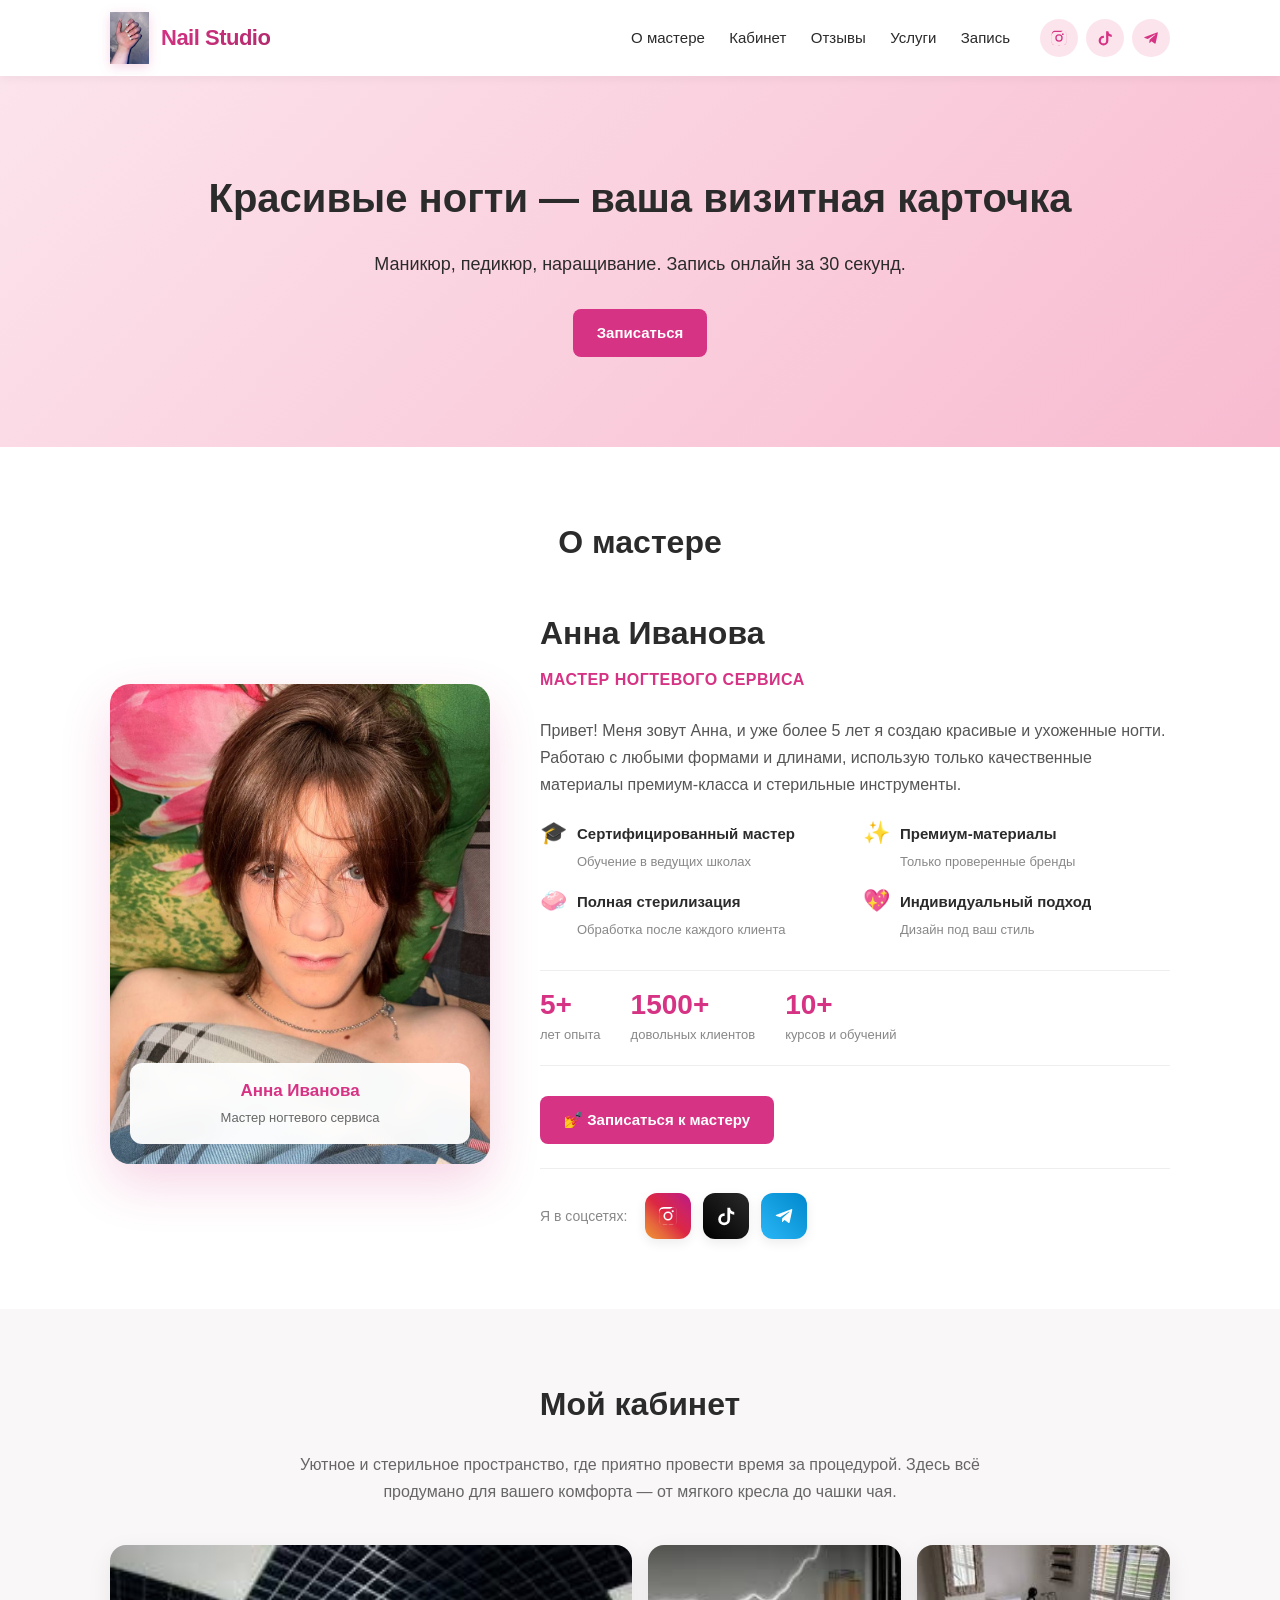
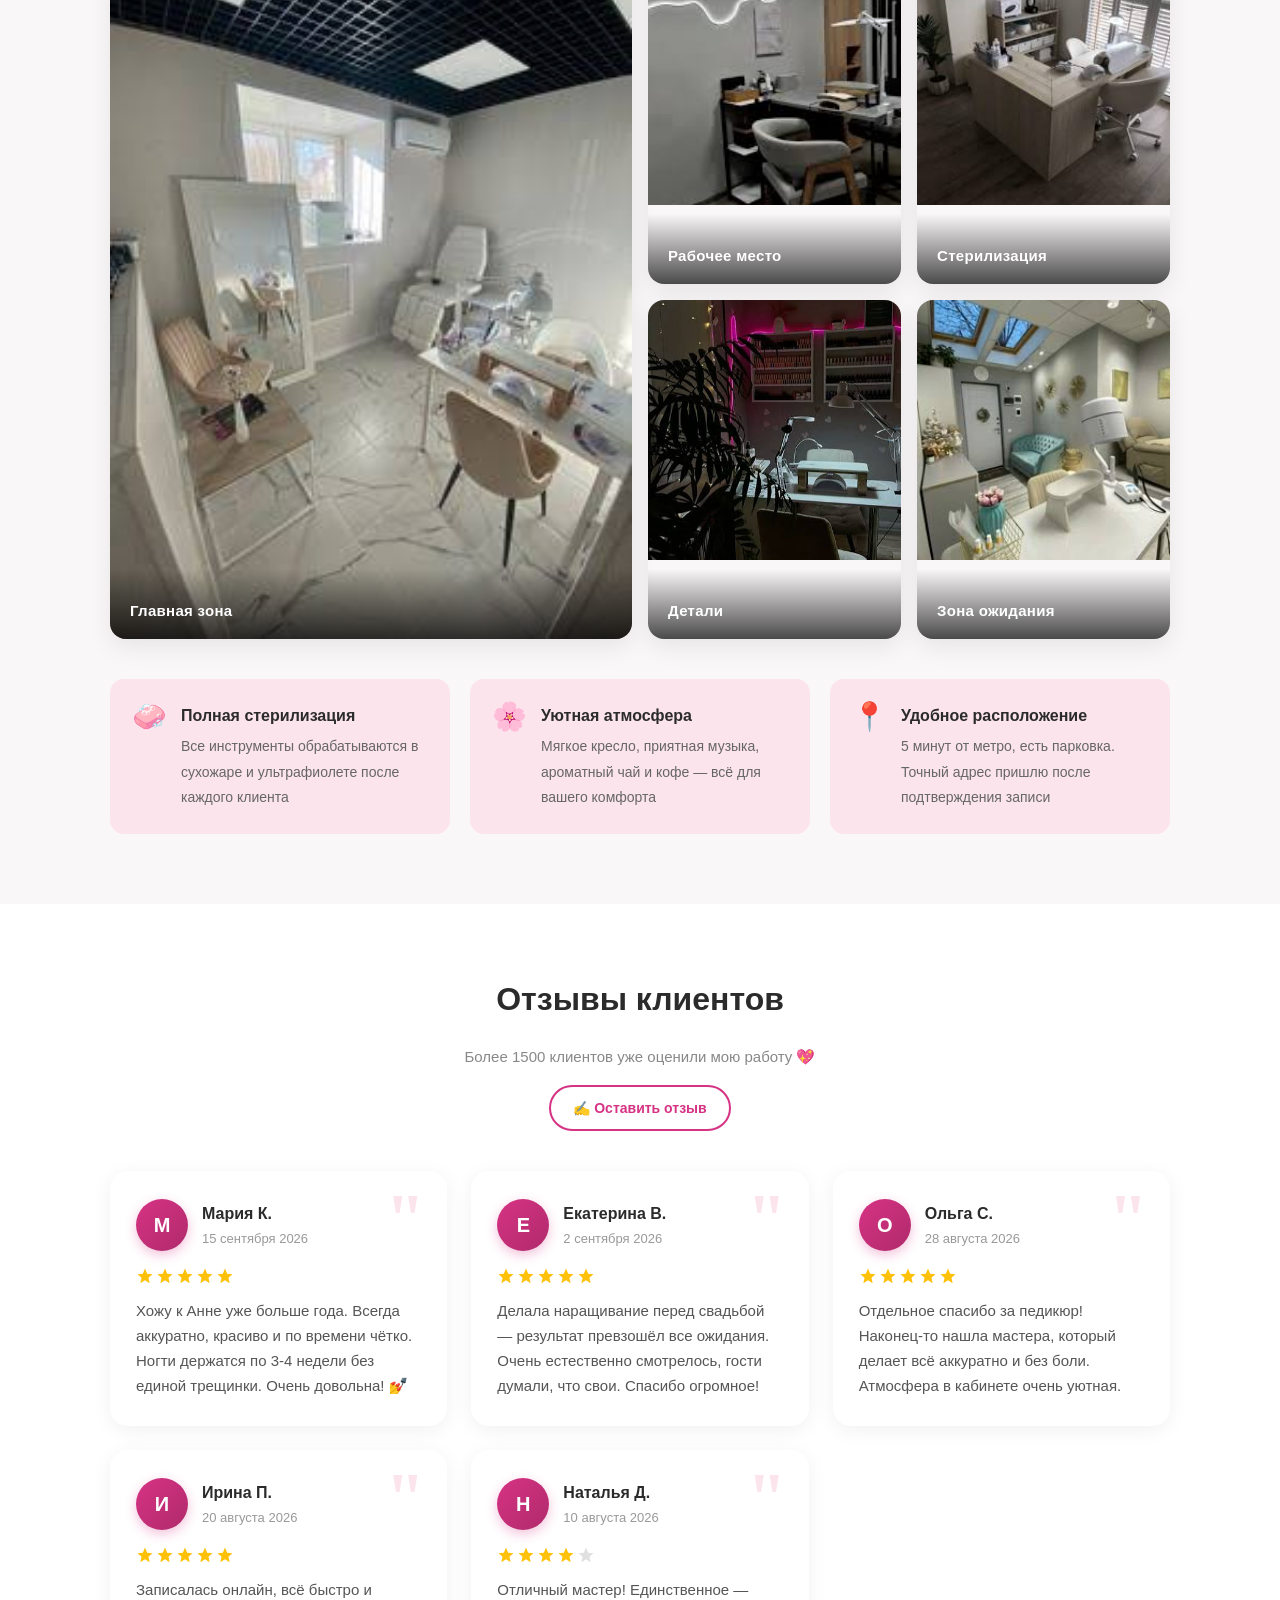
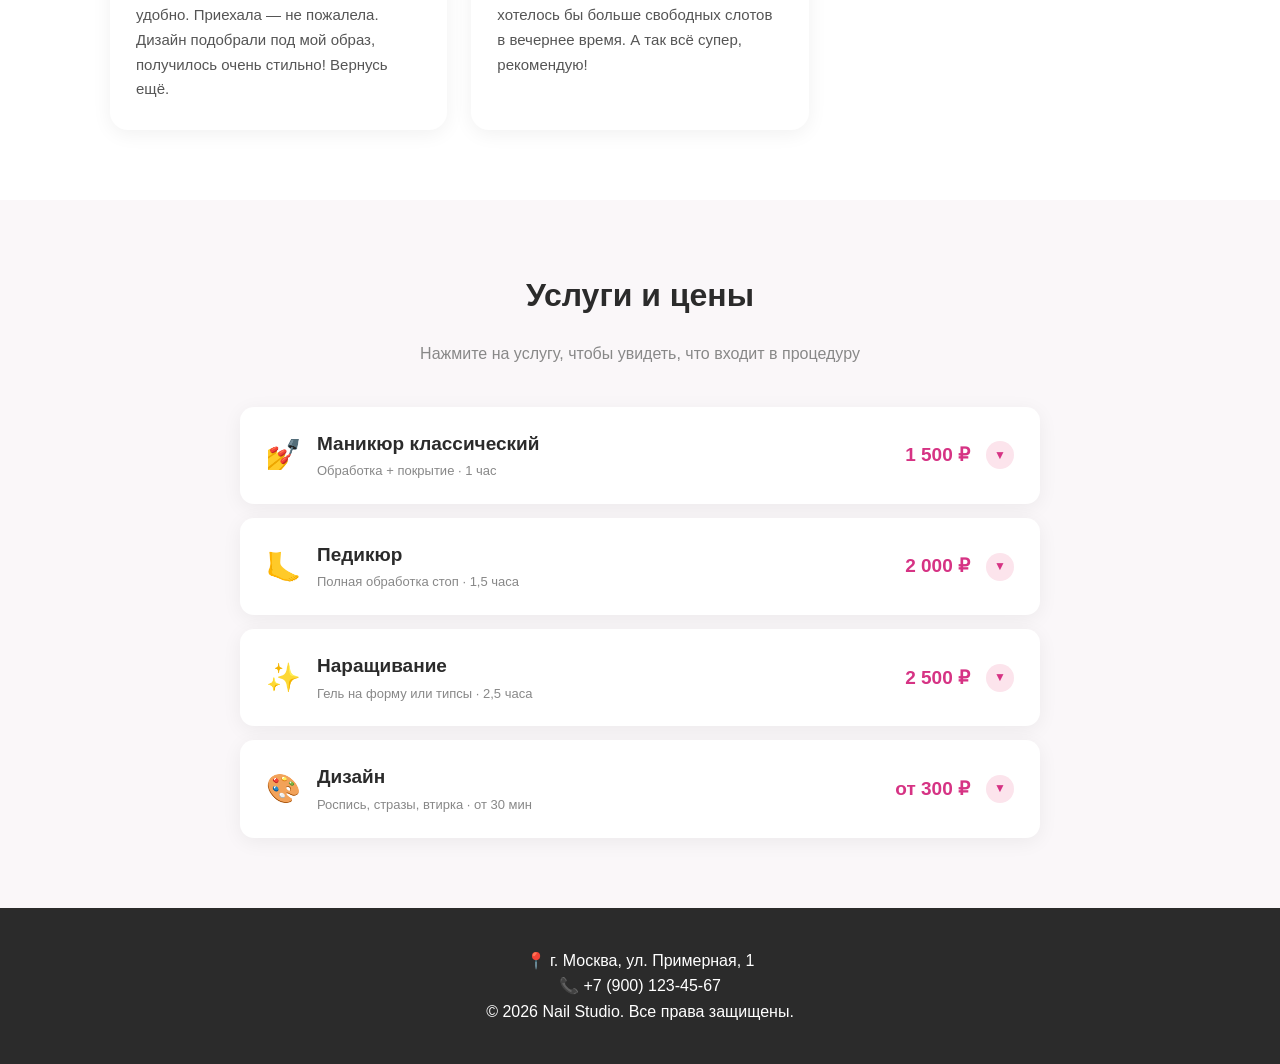
<file: index.html>
<!DOCTYPE html>
<html lang="ru">
<head>
<meta charset="UTF-8">
<meta name="viewport" content="width=device-width, initial-scale=1.0">
<title>Nail Studio — маникюр и педикюр</title>
<style>
* { box-sizing: border-box; margin: 0; padding: 0; }
body { font-family: 'Segoe UI', Roboto, sans-serif; color: #2b2b2b; line-height: 1.6; background: #fff; }
.container { max-width: 1100px; margin: 0 auto; padding: 0 20px; }

/* === ШАПКА === */
.header { position: sticky; top: 0; background: #fff; box-shadow: 0 2px 10px rgba(0,0,0,0.05); z-index: 100; }
.header__inner { display: flex; align-items: center; justify-content: space-between; padding: 12px 20px; gap: 16px; }
.header__right { display: flex; align-items: center; gap: 20px; }

.logo { display: flex; align-items: center; gap: 12px; text-decoration: none; color: #2b2b2b; transition: transform 0.2s; }
.logo:hover { transform: scale(1.02); }
.logo__img { height: 52px; width: auto; max-width: 160px; object-fit: contain; display: block; filter: drop-shadow(0 3px 6px rgba(214, 51, 132, 0.2)); }
.logo__text { font-size: 22px; font-weight: 700; background: linear-gradient(135deg, #d63384, #b02a6b); -webkit-background-clip: text; -webkit-text-fill-color: transparent; background-clip: text; letter-spacing: -0.5px; }

.nav a { margin: 0 10px; color: #2b2b2b; text-decoration: none; font-weight: 500; font-size: 15px; }
.nav a:hover { color: #d63384; }

.socials-header { display: flex; align-items: center; gap: 8px; }
.socials-header a { width: 38px; height: 38px; border-radius: 50%; display: flex; align-items: center; justify-content: center; background: #fce4ec; color: #d63384; transition: all 0.25s ease; text-decoration: none; }
.socials-header a:hover { background: #d63384; color: #fff; transform: translateY(-2px); box-shadow: 0 6px 15px rgba(214, 51, 132, 0.3); }
.socials-header svg { width: 18px; height: 18px; fill: currentColor; display: block; }

.socials-master { display: flex; align-items: center; gap: 12px; margin-top: 24px; padding-top: 24px; border-top: 1px solid #eee; }
.socials-master__label { font-size: 14px; color: #888; font-weight: 500; margin-right: 6px; }
.socials-master a { width: 46px; height: 46px; border-radius: 12px; display: flex; align-items: center; justify-content: center; color: #fff; transition: all 0.25s ease; text-decoration: none; box-shadow: 0 4px 12px rgba(0,0,0,0.08); }
.socials-master a:hover { transform: translateY(-3px); box-shadow: 0 8px 20px rgba(0,0,0,0.15); }
.socials-master a svg { width: 22px; height: 22px; fill: currentColor; display: block; }
.socials-master .social--instagram { background: linear-gradient(45deg, #f09433, #e6683c, #dc2743, #cc2366, #bc1888); }
.socials-master .social--tiktok { background: linear-gradient(45deg, #000000, #2a2a2a); }
.socials-master .social--telegram { background: linear-gradient(45deg, #29b6f6, #0088cc); }

.btn { display: inline-block; padding: 12px 24px; border-radius: 8px; text-decoration: none; font-weight: 600; border: none; cursor: pointer; transition: 0.2s; font-size: 15px; }
.btn--primary { background: #d63384; color: #fff; }
.btn--primary:hover { background: #b02a6b; }

.hero { padding: 90px 0; text-align: center; background: linear-gradient(135deg, #fce4ec, #f8bbd0); }
.hero h1 { font-size: 40px; margin-bottom: 20px; }
.hero p { font-size: 18px; margin-bottom: 30px; }

.section { padding: 70px 0; }
.section--dark { background: #faf7f9; }
.section h2 { text-align: center; font-size: 32px; margin-bottom: 40px; }

.grid { display: grid; gap: 24px; }
.gallery { grid-template-columns: repeat(auto-fit, minmax(200px, 1fr)); }
.gallery img { width: 100%; height: 220px; object-fit: cover; border-radius: 12px; transition: 0.3s; }
.gallery img:hover { transform: scale(1.03); }

/* === МОЙ КАБИНЕТ === */
.studio-intro {
    text-align: center;
    color: #666;
    max-width: 700px;
    margin: -20px auto 40px;
    font-size: 16px;
    line-height: 1.7;
}
.studio-grid {
    display: grid;
    grid-template-columns: repeat(4, 1fr);
    gap: 16px;
    margin-bottom: 40px;
}
.studio-photo {
    position: relative;
    border-radius: 16px;
    overflow: hidden;
    box-shadow: 0 8px 25px rgba(0,0,0,0.08);
    transition: transform 0.3s ease, box-shadow 0.3s ease;
    cursor: pointer;
}
.studio-photo:hover {
    transform: translateY(-5px);
    box-shadow: 0 15px 40px rgba(214, 51, 132, 0.2);
}
.studio-photo img {
    width: 100%;
    height: 260px;
    object-fit: cover;
    display: block;
    transition: transform 0.4s ease;
}
.studio-photo:hover img {
    transform: scale(1.05);
}
.studio-photo--big {
    grid-column: span 2;
    grid-row: span 2;
}
.studio-photo--big img {
    height: 100%;
    min-height: 536px;
}
.studio-photo__caption {
    position: absolute;
    left: 0;
    right: 0;
    bottom: 0;
    padding: 30px 20px 16px;
    background: linear-gradient(to top, rgba(0,0,0,0.7), transparent);
    color: #fff;
    font-size: 15px;
    font-weight: 600;
    letter-spacing: 0.3px;
}

/* === ПРЕИМУЩЕСТВА КАБИНЕТА === */
.studio-features {
    display: grid;
    grid-template-columns: repeat(3, 1fr);
    gap: 20px;
}
.studio-feature {
    background: #fce4ec;
    border-radius: 14px;
    padding: 24px 22px;
    display: flex;
    align-items: flex-start;
    gap: 14px;
    transition: transform 0.2s ease, box-shadow 0.2s ease;
}
.studio-feature:hover {
    transform: translateY(-3px);
    box-shadow: 0 8px 20px rgba(214, 51, 132, 0.15);
}
.studio-feature__icon {
    font-size: 28px;
    line-height: 1;
    flex-shrink: 0;
}
.studio-feature__text strong {
    display: block;
    font-size: 16px;
    color: #2b2b2b;
    margin-bottom: 4px;
}
.studio-feature__text span {
    font-size: 14px;
    color: #666;
    line-height: 1.5;
}

/* === ОТЗЫВЫ === */
.reviews-top { text-align: center; margin-top: -20px; margin-bottom: 40px; }
.reviews-intro { color: #888; font-size: 15px; margin-bottom: 16px; }
.reviews-cta { display: inline-block; padding: 10px 22px; background: #fff; color: #d63384; border: 2px solid #d63384; border-radius: 30px; text-decoration: none; font-weight: 600; font-size: 14px; transition: all 0.2s; }
.reviews-cta:hover { background: #d63384; color: #fff; transform: translateY(-2px); box-shadow: 0 8px 20px rgba(214, 51, 132, 0.3); }

.reviews-grid { display: grid; grid-template-columns: repeat(auto-fit, minmax(300px, 1fr)); gap: 24px; max-width: 1100px; margin: 0 auto; }
.review-card { background: #fff; border-radius: 18px; padding: 28px 26px; box-shadow: 0 4px 20px rgba(0,0,0,0.06); transition: transform 0.25s ease, box-shadow 0.25s ease; position: relative; display: flex; flex-direction: column; }
.review-card:hover { transform: translateY(-4px); box-shadow: 0 12px 35px rgba(214, 51, 132, 0.15); }
.review-card::before { content: '"'; position: absolute; top: 12px; right: 22px; font-size: 72px; color: #fce4ec; font-family: Georgia, serif; line-height: 1; z-index: 0; font-weight: bold; pointer-events: none; }
.review-header { display: flex; align-items: center; gap: 14px; margin-bottom: 16px; position: relative; z-index: 1; }
.review-avatar { width: 52px; height: 52px; border-radius: 50%; background: linear-gradient(135deg, #d63384, #b02a6b); color: #fff; font-size: 20px; font-weight: 700; display: flex; align-items: center; justify-content: center; flex-shrink: 0; box-shadow: 0 4px 12px rgba(214, 51, 132, 0.3); }
.review-author { font-size: 16px; font-weight: 700; color: #2b2b2b; margin-bottom: 2px; }
.review-date { font-size: 13px; color: #999; }
.review-stars { display: flex; gap: 2px; margin-bottom: 14px; position: relative; z-index: 1; }
.review-stars svg { width: 18px; height: 18px; fill: #ffc107; }
.review-stars svg.empty { fill: #e0e0e0; }
.review-text { color: #555; font-size: 15px; line-height: 1.65; position: relative; z-index: 1; flex: 1; }

/* === УСЛУГИ === */
.services-list { max-width: 800px; margin: 0 auto; display: flex; flex-direction: column; gap: 14px; }
.service-item { background: #fff; border-radius: 14px; box-shadow: 0 4px 20px rgba(0,0,0,0.06); overflow: hidden; transition: box-shadow 0.2s; }
.service-item:hover { box-shadow: 0 8px 30px rgba(214, 51, 132, 0.12); }
.service-item--open { box-shadow: 0 8px 30px rgba(214, 51, 132, 0.18); }
.service-header { display: flex; align-items: center; justify-content: space-between; padding: 22px 26px; cursor: pointer; user-select: none; gap: 16px; }
.service-header__left { display: flex; align-items: center; gap: 16px; flex: 1; min-width: 0; }
.service-emoji { font-size: 28px; flex-shrink: 0; line-height: 1; }
.service-title { font-size: 19px; font-weight: 600; color: #2b2b2b; }
.service-subtitle { font-size: 13px; color: #888; margin-top: 2px; }
.service-header__right { display: flex; align-items: center; gap: 16px; flex-shrink: 0; }
.service-price { color: #d63384; font-weight: 700; font-size: 19px; white-space: nowrap; }
.service-arrow { width: 28px; height: 28px; border-radius: 50%; background: #fce4ec; color: #d63384; display: flex; align-items: center; justify-content: center; font-size: 12px; transition: transform 0.3s ease, background 0.2s; flex-shrink: 0; }
.service-item--open .service-arrow { transform: rotate(180deg); background: #d63384; color: #fff; }
.service-body { max-height: 0; overflow: hidden; transition: max-height 0.35s ease; }
.service-item--open .service-body { max-height: 600px; }
.service-body__inner { padding: 0 26px 26px; border-top: 1px solid #f0f0f0; padding-top: 20px; }
.service-body h4 { font-size: 14px; color: #d63384; text-transform: uppercase; letter-spacing: 0.5px; margin-bottom: 12px; font-weight: 700; }
.service-body ul { list-style: none; padding: 0; }
.service-body li { padding: 7px 0 7px 28px; position: relative; color: #555; font-size: 15px; line-height: 1.5; }
.service-body li::before { content: '✓'; position: absolute; left: 0; top: 7px; color: #d63384; font-weight: bold; font-size: 16px; }
.service-body__meta { margin-top: 18px; padding-top: 16px; border-top: 1px dashed #eee; display: flex; flex-wrap: wrap; gap: 20px; font-size: 14px; }
.service-body__meta span { color: #666; }
.service-body__meta strong { color: #2b2b2b; }
.service-body__btn { margin-top: 20px; display: inline-block; }

/* === О МАСТЕРЕ === */
.master { display: grid; grid-template-columns: 380px 1fr; gap: 50px; align-items: center; }
.master__photo { position: relative; border-radius: 20px; overflow: hidden; box-shadow: 0 20px 50px rgba(214, 51, 132, 0.2); }
.master__photo img { width: 100%; height: 480px; object-fit: cover; display: block; transition: transform 0.4s; }
.master__photo:hover img { transform: scale(1.03); }
.master__badge { position: absolute; bottom: 20px; left: 20px; right: 20px; background: rgba(255, 255, 255, 0.95); backdrop-filter: blur(10px); padding: 14px 20px; border-radius: 12px; text-align: center; }
.master__badge strong { display: block; font-size: 17px; color: #d63384; }
.master__badge span { font-size: 13px; color: #666; }
.master__info h3 { font-size: 32px; margin-bottom: 8px; color: #2b2b2b; }
.master__role { font-size: 16px; color: #d63384; font-weight: 600; margin-bottom: 24px; letter-spacing: 0.5px; text-transform: uppercase; }
.master__text { color: #555; font-size: 16px; margin-bottom: 24px; line-height: 1.7; }
.master__features { display: grid; grid-template-columns: 1fr 1fr; gap: 16px; margin-bottom: 28px; }
.master__feature { display: flex; align-items: flex-start; gap: 10px; }
.master__feature-icon { font-size: 22px; flex-shrink: 0; line-height: 1; }
.master__feature strong { display: block; font-size: 15px; color: #2b2b2b; margin-bottom: 2px; }
.master__feature span { font-size: 13px; color: #888; }
.master__stats { display: flex; gap: 30px; margin-bottom: 30px; padding: 20px 0; border-top: 1px solid #eee; border-bottom: 1px solid #eee; }
.master__stat-num { font-size: 28px; font-weight: 700; color: #d63384; line-height: 1; }
.master__stat-label { font-size: 13px; color: #888; margin-top: 6px; }

.footer { padding: 40px 0; background: #2b2b2b; color: #fff; text-align: center; }

@media (max-width: 900px) {
    .master { grid-template-columns: 1fr; gap: 30px; }
    .master__photo img { height: 380px; }
    .master__info h3 { font-size: 26px; }
    .master__features { grid-template-columns: 1fr; }
    .master__stats { flex-wrap: wrap; gap: 20px; }

    .studio-grid { grid-template-columns: 1fr 1fr; }
    .studio-photo--big { grid-column: span 2; grid-row: span 1; }
    .studio-photo--big img { min-height: 320px; height: 320px; }
    .studio-photo img { height: 220px; }
    .studio-features { grid-template-columns: 1fr; }
}
@media (max-width: 700px) {
    .nav { display: none; }
    .hero h1 { font-size: 28px; }
    .section h2 { font-size: 24px; }
    .logo__img { height: 40px; }
    .logo__text { font-size: 18px; }
    .service-header { padding: 18px 20px; }
    .service-title { font-size: 16px; }
    .service-price { font-size: 16px; }
    .service-emoji { font-size: 24px; }
    .socials-header { gap: 6px; }
    .socials-header a { width: 34px; height: 34px; }
    .socials-header svg { width: 16px; height: 16px; }
    .reviews-grid { grid-template-columns: 1fr; }
    .review-card { padding: 24px 22px; }
    .studio-grid { grid-template-columns: 1fr; }
    .studio-photo--big { grid-column: span 1; }
    .studio-photo--big img { min-height: 240px; height: 240px; }
    .studio-photo img { height: 220px; }
}
</style>
</head>
<body>

<header class="header">
    <div class="container header__inner">
        <a href="index.html" class="logo">
            <img src="images/logo.png" alt="Nail Studio" class="logo__img">
            <span class="logo__text">Nail Studio</span>
        </a>
        <div class="header__right">
            <nav class="nav">
                <a href="#master">О мастере</a>
                <a href="#studio">Кабинет</a>
                <a href="#reviews">Отзывы</a>
                <a href="#services">Услуги</a>
                <a href="booking.html">Запись</a>
            </nav>
            <div class="socials-header">
                <a href="https://instagram.com/ТВОЙ_НИК" target="_blank" rel="noopener" aria-label="Instagram" title="Instagram">
                    <svg viewBox="0 0 24 24"><path d="M12 2.2c3.2 0 3.6 0 4.85.07 1.17.05 1.8.25 2.23.41.56.22.96.48 1.38.9.42.42.68.82.9 1.38.16.42.36 1.06.41 2.23.06 1.25.07 1.63.07 4.85s0 3.6-.07 4.85c-.05 1.17-.25 1.8-.41 2.23-.22.56-.48.96-.9 1.38-.42.42-.82.68-1.38.9-.42.16-1.06.36-2.23.41-1.25.06-1.63.07-4.85.07s-3.6 0-4.85-.07c-1.17-.05-1.8-.25-2.23-.41-.56-.22-.96-.48-1.38-.9-.42-.42-.68-.82-.9-1.38-.16-.42-.36-1.06-.41-2.23C2.2 15.6 2.2 15.22 2.2 12s0-3.6.07-4.85c.05-1.17.25-1.8.41-2.23.22-.56.48-.96.9-1.38.42-.42.82-.68 1.38-.9.42-.16 1.06-.36 2.23-.41C8.4 2.2 8.78 2.2 12 2.2zm0 1.8c-3.16 0-3.54.01-4.79.07-1.15.05-1.78.24-2.2.4-.55.21-.95.47-1.36.88-.41.41-.67.81-.88 1.36-.16.42-.35 1.05-.4 2.2C2.3 8.46 2.3 8.84 2.3 12s.01 3.54.07 4.79c.05 1.15.24 1.78.4 2.2.21.55.47.95.88 1.36.41.41.81.67 1.36.88.42.16 1.05.35 2.2.4 1.25.06 1.63.07 4.79.07s3.54-.01 4.79-.07c1.15-.05 1.78-.24 2.2-.4.55-.21.95-.47 1.36-.88.41-.41.67-.81.88-1.36.16-.42.35-1.05.4-2.2.06-1.25.07-1.63.07-4.79s-.01-3.54-.07-4.79c-.05-1.15-.24-1.78-.4-2.2-.21-.55-.47-.95-.88-1.36-.41-.41-.81-.67-1.36-.88-.42-.16-1.05-.35-2.2-.4C15.54 4.01 15.16 4 12 4zm0 3.06a4.94 4.94 0 110 9.88 4.94 4.94 0 010-9.88zm0 8.14a3.2 3.2 0 100-6.4 3.2 3.2 0 000 6.4zm6.3-8.35a1.16 1.16 0 11-2.32 0 1.16 1.16 0 012.32 0z"/></svg>
                </a>
                <a href="https://tiktok.com/@ТВОЙ_НИК" target="_blank" rel="noopener" aria-label="TikTok" title="TikTok">
                    <svg viewBox="0 0 24 24"><path d="M16.5 3a5 5 0 004.5 4.5v3a8 8 0 01-4.5-1.4v6.4a6.5 6.5 0 11-6.5-6.5c.17 0 .33.01.5.03v3.03a3.5 3.5 0 103 3.47V3h3z"/></svg>
                </a>
                <a href="https://t.me/ТВОЙ_НИК" target="_blank" rel="noopener" aria-label="Telegram" title="Telegram">
                    <svg viewBox="0 0 24 24"><path d="M9.78 18.65l.28-4.23 7.68-6.92c.34-.31-.07-.46-.52-.19L7.74 13.3 3.64 12c-.88-.25-.89-.86.2-1.3l15.97-6.16c.73-.33 1.43.18 1.15 1.3l-2.72 12.81c-.19.91-.74 1.13-1.5.71L12.6 16.3l-1.99 1.93c-.23.23-.42.42-.83.42z"/></svg>
                </a>
            </div>
        </div>
    </div>
</header>

<section class="hero">
    <div class="container">
        <h1>Красивые ногти — ваша визитная карточка</h1>
        <p>Маникюр, педикюр, наращивание. Запись онлайн за 30 секунд.</p>
        <a href="booking.html" class="btn btn--primary">Записаться</a>
    </div>
</section>

<section id="master" class="section">
    <div class="container">
        <h2>О мастере</h2>
        <div class="master">
            <div class="master__photo">
                <img src="images/master.jpg" alt="Мастер маникюра">
                <div class="master__badge">
                    <strong>Анна Иванова</strong>
                    <span>Мастер ногтевого сервиса</span>
                </div>
            </div>
            <div class="master__info">
                <h3>Анна Иванова</h3>
                <div class="master__role">Мастер ногтевого сервиса</div>
                <p class="master__text">
                    Привет! Меня зовут Анна, и уже более 5 лет я создаю красивые и ухоженные ногти.
                    Работаю с любыми формами и длинами, использую только качественные материалы
                    премиум-класса и стерильные инструменты.
                </p>
                <div class="master__features">
                    <div class="master__feature"><div class="master__feature-icon">🎓</div><div><strong>Сертифицированный мастер</strong><span>Обучение в ведущих школах</span></div></div>
                    <div class="master__feature"><div class="master__feature-icon">✨</div><div><strong>Премиум-материалы</strong><span>Только проверенные бренды</span></div></div>
                    <div class="master__feature"><div class="master__feature-icon">🧼</div><div><strong>Полная стерилизация</strong><span>Обработка после каждого клиента</span></div></div>
                    <div class="master__feature"><div class="master__feature-icon">💖</div><div><strong>Индивидуальный подход</strong><span>Дизайн под ваш стиль</span></div></div>
                </div>
                <div class="master__stats">
                    <div class="master__stat"><div class="master__stat-num">5+</div><div class="master__stat-label">лет опыта</div></div>
                    <div class="master__stat"><div class="master__stat-num">1500+</div><div class="master__stat-label">довольных клиентов</div></div>
                    <div class="master__stat"><div class="master__stat-num">10+</div><div class="master__stat-label">курсов и обучений</div></div>
                </div>
                <a href="booking.html" class="btn btn--primary">💅 Записаться к мастеру</a>
                <div class="socials-master">
                    <span class="socials-master__label">Я в соцсетях:</span>
                    <a href="https://instagram.com/ТВОЙ_НИК" target="_blank" rel="noopener" class="social--instagram" aria-label="Instagram" title="Instagram">
                        <svg viewBox="0 0 24 24"><path d="M12 2.2c3.2 0 3.6 0 4.85.07 1.17.05 1.8.25 2.23.41.56.22.96.48 1.38.9.42.42.68.82.9 1.38.16.42.36 1.06.41 2.23.06 1.25.07 1.63.07 4.85s0 3.6-.07 4.85c-.05 1.17-.25 1.8-.41 2.23-.22.56-.48.96-.9 1.38-.42.42-.82.68-1.38.9-.42.16-1.06.36-2.23.41-1.25.06-1.63.07-4.85.07s-3.6 0-4.85-.07c-1.17-.05-1.8-.25-2.23-.41-.56-.22-.96-.48-1.38-.9-.42-.42-.68-.82-.9-1.38-.16-.42-.36-1.06-.41-2.23C2.2 15.6 2.2 15.22 2.2 12s0-3.6.07-4.85c.05-1.17.25-1.8.41-2.23.22-.56.48-.96.9-1.38.42-.42.82-.68 1.38-.9.42-.16 1.06-.36 2.23-.41C8.4 2.2 8.78 2.2 12 2.2zm0 1.8c-3.16 0-3.54.01-4.79.07-1.15.05-1.78.24-2.2.4-.55.21-.95.47-1.36.88-.41.41-.67.81-.88 1.36-.16.42-.35 1.05-.4 2.2C2.3 8.46 2.3 8.84 2.3 12s.01 3.54.07 4.79c.05 1.15.24 1.78.4 2.2.21.55.47.95.88 1.36.41.41.81.67 1.36.88.42.16 1.05.35 2.2.4 1.25.06 1.63.07 4.79.07s3.54-.01 4.79-.07c1.15-.05 1.78-.24 2.2-.4.55-.21.95-.47 1.36-.88.41-.41.67-.81.88-1.36.16-.42.35-1.05.4-2.2.06-1.25.07-1.63.07-4.79s-.01-3.54-.07-4.79c-.05-1.15-.24-1.78-.4-2.2-.21-.55-.47-.95-.88-1.36-.41-.41-.81-.67-1.36-.88-.42-.16-1.05-.35-2.2-.4C15.54 4.01 15.16 4 12 4zm0 3.06a4.94 4.94 0 110 9.88 4.94 4.94 0 010-9.88zm0 8.14a3.2 3.2 0 100-6.4 3.2 3.2 0 000 6.4zm6.3-8.35a1.16 1.16 0 11-2.32 0 1.16 1.16 0 012.32 0z"/></svg>
                    </a>
                    <a href="https://tiktok.com/@ТВОЙ_НИК" target="_blank" rel="noopener" class="social--tiktok" aria-label="TikTok" title="TikTok">
                        <svg viewBox="0 0 24 24"><path d="M16.5 3a5 5 0 004.5 4.5v3a8 8 0 01-4.5-1.4v6.4a6.5 6.5 0 11-6.5-6.5c.17 0 .33.01.5.03v3.03a3.5 3.5 0 103 3.47V3h3z"/></svg>
                    </a>
                    <a href="https://t.me/ТВОЙ_НИК" target="_blank" rel="noopener" class="social--telegram" aria-label="Telegram" title="Telegram">
                        <svg viewBox="0 0 24 24"><path d="M9.78 18.65l.28-4.23 7.68-6.92c.34-.31-.07-.46-.52-.19L7.74 13.3 3.64 12c-.88-.25-.89-.86.2-1.3l15.97-6.16c.73-.33 1.43.18 1.15 1.3l-2.72 12.81c-.19.91-.74 1.13-1.5.71L12.6 16.3l-1.99 1.93c-.23.23-.42.42-.83.42z"/></svg>
                    </a>
                </div>
            </div>
        </div>
    </div>
</section>

<!-- === МОЙ КАБИНЕТ === -->
<section id="studio" class="section section--dark">
    <div class="container">
        <h2>Мой кабинет</h2>
        <p class="studio-intro">
            Уютное и стерильное пространство, где приятно провести время за процедурой.
            Здесь всё продумано для вашего комфорта — от мягкого кресла до чашки чая.
        </p>

        <div class="studio-grid">
            <div class="studio-photo studio-photo--big">
                <img src="images/studio1.jpg" alt="Кабинет — общий вид">
                <div class="studio-photo__caption">Главная зона</div>
            </div>
            <div class="studio-photo">
                <img src="images/studio2.jpg" alt="Рабочее место">
                <div class="studio-photo__caption">Рабочее место</div>
            </div>
            <div class="studio-photo">
                <img src="images/studio3.jpg" alt="Зона стерилизации">
                <div class="studio-photo__caption">Стерилизация</div>
            </div>
            <div class="studio-photo">
                <img src="images/studio4.jpg" alt="Детали интерьера">
                <div class="studio-photo__caption">Детали</div>
            </div>
            <div class="studio-photo">
                <img src="images/studio5.jpg" alt="Зона ожидания">
                <div class="studio-photo__caption">Зона ожидания</div>
            </div>
        </div>

        <div class="studio-features">
            <div class="studio-feature">
                <div class="studio-feature__icon">🧼</div>
                <div class="studio-feature__text">
                    <strong>Полная стерилизация</strong>
                    <span>Все инструменты обрабатываются в сухожаре и ультрафиолете после каждого клиента</span>
                </div>
            </div>
            <div class="studio-feature">
                <div class="studio-feature__icon">🌸</div>
                <div class="studio-feature__text">
                    <strong>Уютная атмосфера</strong>
                    <span>Мягкое кресло, приятная музыка, ароматный чай и кофе — всё для вашего комфорта</span>
                </div>
            </div>
            <div class="studio-feature">
                <div class="studio-feature__icon">📍</div>
                <div class="studio-feature__text">
                    <strong>Удобное расположение</strong>
                    <span>5 минут от метро, есть парковка. Точный адрес пришлю после подтверждения записи</span>
                </div>
            </div>
        </div>
    </div>
</section>

<section id="reviews" class="section">
    <div class="container">
        <h2>Отзывы клиентов</h2>
        <div class="reviews-top">
            <p class="reviews-intro">Более 1500 клиентов уже оценили мою работу 💖</p>
            <a href="review.html" class="reviews-cta">✍️ Оставить отзыв</a>
        </div>

        <div class="reviews-grid">
            <div class="review-card">
                <div class="review-header"><div class="review-avatar">М</div><div><div class="review-author">Мария К.</div><div class="review-date">15 сентября 2026</div></div></div>
                <div class="review-stars">
                    <svg viewBox="0 0 24 24"><path d="M12 2l2.9 6.9 7.1.6-5.4 4.9 1.6 7.1L12 17.7 5.8 21.5l1.6-7.1L2 9.5l7.1-.6L12 2z"/></svg>
                    <svg viewBox="0 0 24 24"><path d="M12 2l2.9 6.9 7.1.6-5.4 4.9 1.6 7.1L12 17.7 5.8 21.5l1.6-7.1L2 9.5l7.1-.6L12 2z"/></svg>
                    <svg viewBox="0 0 24 24"><path d="M12 2l2.9 6.9 7.1.6-5.4 4.9 1.6 7.1L12 17.7 5.8 21.5l1.6-7.1L2 9.5l7.1-.6L12 2z"/></svg>
                    <svg viewBox="0 0 24 24"><path d="M12 2l2.9 6.9 7.1.6-5.4 4.9 1.6 7.1L12 17.7 5.8 21.5l1.6-7.1L2 9.5l7.1-.6L12 2z"/></svg>
                    <svg viewBox="0 0 24 24"><path d="M12 2l2.9 6.9 7.1.6-5.4 4.9 1.6 7.1L12 17.7 5.8 21.5l1.6-7.1L2 9.5l7.1-.6L12 2z"/></svg>
                </div>
                <p class="review-text">Хожу к Анне уже больше года. Всегда аккуратно, красиво и по времени чётко. Ногти держатся по 3-4 недели без единой трещинки. Очень довольна! 💅</p>
            </div>

            <div class="review-card">
                <div class="review-header"><div class="review-avatar">Е</div><div><div class="review-author">Екатерина В.</div><div class="review-date">2 сентября 2026</div></div></div>
                <div class="review-stars">
                    <svg viewBox="0 0 24 24"><path d="M12 2l2.9 6.9 7.1.6-5.4 4.9 1.6 7.1L12 17.7 5.8 21.5l1.6-7.1L2 9.5l7.1-.6L12 2z"/></svg>
                    <svg viewBox="0 0 24 24"><path d="M12 2l2.9 6.9 7.1.6-5.4 4.9 1.6 7.1L12 17.7 5.8 21.5l1.6-7.1L2 9.5l7.1-.6L12 2z"/></svg>
                    <svg viewBox="0 0 24 24"><path d="M12 2l2.9 6.9 7.1.6-5.4 4.9 1.6 7.1L12 17.7 5.8 21.5l1.6-7.1L2 9.5l7.1-.6L12 2z"/></svg>
                    <svg viewBox="0 0 24 24"><path d="M12 2l2.9 6.9 7.1.6-5.4 4.9 1.6 7.1L12 17.7 5.8 21.5l1.6-7.1L2 9.5l7.1-.6L12 2z"/></svg>
                    <svg viewBox="0 0 24 24"><path d="M12 2l2.9 6.9 7.1.6-5.4 4.9 1.6 7.1L12 17.7 5.8 21.5l1.6-7.1L2 9.5l7.1-.6L12 2z"/></svg>
                </div>
                <p class="review-text">Делала наращивание перед свадьбой — результат превзошёл все ожидания. Очень естественно смотрелось, гости думали, что свои. Спасибо огромное!</p>
            </div>

            <div class="review-card">
                <div class="review-header"><div class="review-avatar">О</div><div><div class="review-author">Ольга С.</div><div class="review-date">28 августа 2026</div></div></div>
                <div class="review-stars">
                    <svg viewBox="0 0 24 24"><path d="M12 2l2.9 6.9 7.1.6-5.4 4.9 1.6 7.1L12 17.7 5.8 21.5l1.6-7.1L2 9.5l7.1-.6L12 2z"/></svg>
                    <svg viewBox="0 0 24 24"><path d="M12 2l2.9 6.9 7.1.6-5.4 4.9 1.6 7.1L12 17.7 5.8 21.5l1.6-7.1L2 9.5l7.1-.6L12 2z"/></svg>
                    <svg viewBox="0 0 24 24"><path d="M12 2l2.9 6.9 7.1.6-5.4 4.9 1.6 7.1L12 17.7 5.8 21.5l1.6-7.1L2 9.5l7.1-.6L12 2z"/></svg>
                    <svg viewBox="0 0 24 24"><path d="M12 2l2.9 6.9 7.1.6-5.4 4.9 1.6 7.1L12 17.7 5.8 21.5l1.6-7.1L2 9.5l7.1-.6L12 2z"/></svg>
                    <svg viewBox="0 0 24 24"><path d="M12 2l2.9 6.9 7.1.6-5.4 4.9 1.6 7.1L12 17.7 5.8 21.5l1.6-7.1L2 9.5l7.1-.6L12 2z"/></svg>
                </div>
                <p class="review-text">Отдельное спасибо за педикюр! Наконец-то нашла мастера, который делает всё аккуратно и без боли. Атмосфера в кабинете очень уютная.</p>
            </div>

            <div class="review-card">
                <div class="review-header"><div class="review-avatar">И</div><div><div class="review-author">Ирина П.</div><div class="review-date">20 августа 2026</div></div></div>
                <div class="review-stars">
                    <svg viewBox="0 0 24 24"><path d="M12 2l2.9 6.9 7.1.6-5.4 4.9 1.6 7.1L12 17.7 5.8 21.5l1.6-7.1L2 9.5l7.1-.6L12 2z"/></svg>
                    <svg viewBox="0 0 24 24"><path d="M12 2l2.9 6.9 7.1.6-5.4 4.9 1.6 7.1L12 17.7 5.8 21.5l1.6-7.1L2 9.5l7.1-.6L12 2z"/></svg>
                    <svg viewBox="0 0 24 24"><path d="M12 2l2.9 6.9 7.1.6-5.4 4.9 1.6 7.1L12 17.7 5.8 21.5l1.6-7.1L2 9.5l7.1-.6L12 2z"/></svg>
                    <svg viewBox="0 0 24 24"><path d="M12 2l2.9 6.9 7.1.6-5.4 4.9 1.6 7.1L12 17.7 5.8 21.5l1.6-7.1L2 9.5l7.1-.6L12 2z"/></svg>
                    <svg viewBox="0 0 24 24"><path d="M12 2l2.9 6.9 7.1.6-5.4 4.9 1.6 7.1L12 17.7 5.8 21.5l1.6-7.1L2 9.5l7.1-.6L12 2z"/></svg>
                </div>
                <p class="review-text">Записалась онлайн, всё быстро и удобно. Приехала — не пожалела. Дизайн подобрали под мой образ, получилось очень стильно! Вернусь ещё.</p>
            </div>

            <div class="review-card">
                <div class="review-header"><div class="review-avatar">Н</div><div><div class="review-author">Наталья Д.</div><div class="review-date">10 августа 2026</div></div></div>
                <div class="review-stars">
                    <svg viewBox="0 0 24 24"><path d="M12 2l2.9 6.9 7.1.6-5.4 4.9 1.6 7.1L12 17.7 5.8 21.5l1.6-7.1L2 9.5l7.1-.6L12 2z"/></svg>
                    <svg viewBox="0 0 24 24"><path d="M12 2l2.9 6.9 7.1.6-5.4 4.9 1.6 7.1L12 17.7 5.8 21.5l1.6-7.1L2 9.5l7.1-.6L12 2z"/></svg>
                    <svg viewBox="0 0 24 24"><path d="M12 2l2.9 6.9 7.1.6-5.4 4.9 1.6 7.1L12 17.7 5.8 21.5l1.6-7.1L2 9.5l7.1-.6L12 2z"/></svg>
                    <svg viewBox="0 0 24 24"><path d="M12 2l2.9 6.9 7.1.6-5.4 4.9 1.6 7.1L12 17.7 5.8 21.5l1.6-7.1L2 9.5l7.1-.6L12 2z"/></svg>
                    <svg class="empty" viewBox="0 0 24 24"><path d="M12 2l2.9 6.9 7.1.6-5.4 4.9 1.6 7.1L12 17.7 5.8 21.5l1.6-7.1L2 9.5l7.1-.6L12 2z"/></svg>
                </div>
                <p class="review-text">Отличный мастер! Единственное — хотелось бы больше свободных слотов в вечернее время. А так всё супер, рекомендую!</p>
            </div>
        </div>
    </div>
</section>

<section id="services" class="section section--dark">
    <div class="container">
        <h2>Услуги и цены</h2>
        <p style="text-align:center; color:#888; margin-top:-20px; margin-bottom:40px;">Нажмите на услугу, чтобы увидеть, что входит в процедуру</p>

        <div class="services-list">
            <div class="service-item">
                <div class="service-header">
                    <div class="service-header__left"><div class="service-emoji">💅</div><div><div class="service-title">Маникюр классический</div><div class="service-subtitle">Обработка + покрытие · 1 час</div></div></div>
                    <div class="service-header__right"><div class="service-price">1 500 ₽</div><div class="service-arrow">▼</div></div>
                </div>
                <div class="service-body"><div class="service-body__inner">
                    <h4>Что входит в процедуру</h4>
                    <ul>
                        <li>Снятие старого покрытия (если есть)</li>
                        <li>Обработка кутикулы аппаратом или щипчиками</li>
                        <li>Придание формы ногтям (миндаль, овал, квадрат)</li>
                        <li>Шлифовка и полировка ногтевой пластины</li>
                        <li>Увлажнение кутикулы маслом</li>
                        <li>Покрытие базой, цветом и топом</li>
                        <li>Массаж рук с кремом</li>
                    </ul>
                    <div class="service-body__meta"><span>⏱ <strong>Длительность:</strong> ~1 час</span><span>💎 <strong>Стойкость:</strong> до 3 недель</span></div>
                    <a href="booking.html" class="btn btn--primary service-body__btn">Записаться</a>
                </div></div>
            </div>

            <div class="service-item">
                <div class="service-header">
                    <div class="service-header__left"><div class="service-emoji">🦶</div><div><div class="service-title">Педикюр</div><div class="service-subtitle">Полная обработка стоп · 1,5 часа</div></div></div>
                    <div class="service-header__right"><div class="service-price">2 000 ₽</div><div class="service-arrow">▼</div></div>
                </div>
                <div class="service-body"><div class="service-body__inner">
                    <h4>Что входит в процедуру</h4>
                    <ul>
                        <li>Снятие старого покрытия</li>
                        <li>Обработка стоп: удаление мозолей и натоптышей</li>
                        <li>Коррекция вросших ногтей</li>
                        <li>Обработка кутикулы и придание формы</li>
                        <li>Шлифовка ногтевой пластины</li>
                        <li>Покрытие базой, цветом и топом</li>
                        <li>Питательный крем для стоп</li>
                    </ul>
                    <div class="service-body__meta"><span>⏱ <strong>Длительность:</strong> ~1,5 часа</span><span>💎 <strong>Стойкость:</strong> до 4 недель</span></div>
                    <a href="booking.html" class="btn btn--primary service-body__btn">Записаться</a>
                </div></div>
            </div>

            <div class="service-item">
                <div class="service-header">
                    <div class="service-header__left"><div class="service-emoji">✨</div><div><div class="service-title">Наращивание</div><div class="service-subtitle">Гель на форму или типсы · 2,5 часа</div></div></div>
                    <div class="service-header__right"><div class="service-price">2 500 ₽</div><div class="service-arrow">▼</div></div>
                </div>
                <div class="service-body"><div class="service-body__inner">
                    <h4>Что входит в процедуру</h4>
                    <ul>
                        <li>Подготовка натуральных ногтей</li>
                        <li>Подбор формы и длины</li>
                        <li>Наращивание гелем верхних форм или типсов</li>
                        <li>Моделирование архитектуры ногтя</li>
                        <li>Опиливание и придание финальной формы</li>
                        <li>Покрытие цветом и топом</li>
                        <li>По желанию — простой дизайн</li>
                    </ul>
                    <div class="service-body__meta"><span>⏱ <strong>Длительность:</strong> ~2,5 часа</span><span>💎 <strong>Коррекция:</strong> через 3-4 недели</span></div>
                    <a href="booking.html" class="btn btn--primary service-body__btn">Записаться</a>
                </div></div>
            </div>

            <div class="service-item">
                <div class="service-header">
                    <div class="service-header__left"><div class="service-emoji">🎨</div><div><div class="service-title">Дизайн</div><div class="service-subtitle">Роспись, стразы, втирка · от 30 мин</div></div></div>
                    <div class="service-header__right"><div class="service-price">от 300 ₽</div><div class="service-arrow">▼</div></div>
                </div>
                <div class="service-body"><div class="service-body__inner">
                    <h4>Виды дизайна</h4>
                    <ul>
                        <li>Художественная роспись</li>
                        <li>Стразы Swarovski и декор</li>
                        <li>Втирка: жемчужная, зеркальная, голографическая</li>
                        <li>Слайдер-дизайн и наклейки</li>
                        <li>Объёмный дизайн</li>
                        <li>Кошачий глаз, градиент, омбре</li>
                        <li>Френч, лунный маникюр</li>
                    </ul>
                    <div class="service-body__meta"><span>💰 <strong>Цена:</strong> зависит от сложности</span><span>⏱ <strong>Длительность:</strong> от 30 минут</span></div>
                    <a href="booking.html" class="btn btn--primary service-body__btn">Записаться</a>
                </div></div>
            </div>
        </div>
    </div>
</section>

<footer id="contacts" class="footer">
    <div class="container">
        <p>📍 г. Москва, ул. Примерная, 1</p>
        <p>📞 +7 (900) 123-45-67</p>
        <p>© 2026 Nail Studio. Все права защищены.</p>
    </div>
</footer>

<script>
document.addEventListener('DOMContentLoaded', () => {
    document.querySelectorAll('.service-item').forEach(item => {
        const header = item.querySelector('.service-header');
        header.addEventListener('click', () => {
            document.querySelectorAll('.service-item').forEach(other => {
                if (other !== item) other.classList.remove('service-item--open');
            });
            item.classList.toggle('service-item--open');
        });
    });
});
</script>
</body>
</html>
</file>
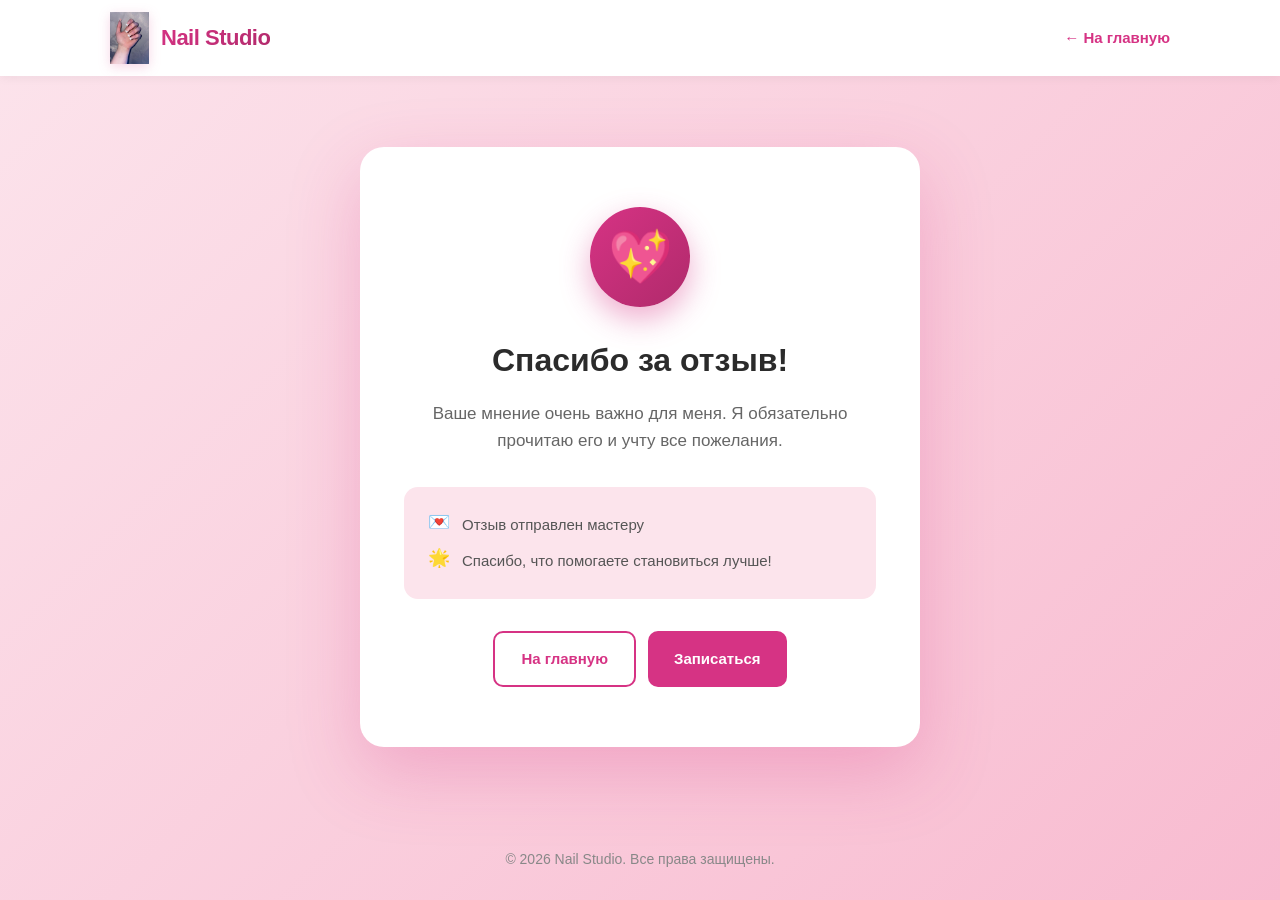
<file: review-thanks.html>
<!DOCTYPE html>
<html lang="ru">
<head>
<meta charset="UTF-8">
<meta name="viewport" content="width=device-width, initial-scale=1.0">
<title>Спасибо за отзыв! — Nail Studio</title>
<style>
* { box-sizing: border-box; margin: 0; padding: 0; }
body { font-family: 'Segoe UI', Roboto, sans-serif; color: #2b2b2b; line-height: 1.6; background: linear-gradient(135deg, #fce4ec 0%, #f8bbd0 100%); min-height: 100vh; display: flex; flex-direction: column; }
.container { max-width: 1100px; margin: 0 auto; padding: 0 20px; }

.header { background: #fff; box-shadow: 0 2px 10px rgba(0,0,0,0.05); }
.header__inner { display: flex; align-items: center; justify-content: space-between; padding: 12px 20px; }
.logo { display: flex; align-items: center; gap: 12px; text-decoration: none; color: #2b2b2b; }
.logo__img { height: 52px; width: auto; max-width: 160px; object-fit: contain; display: block; filter: drop-shadow(0 3px 6px rgba(214, 51, 132, 0.2)); }
.logo__text { font-size: 22px; font-weight: 700; background: linear-gradient(135deg, #d63384, #b02a6b); -webkit-background-clip: text; -webkit-text-fill-color: transparent; background-clip: text; letter-spacing: -0.5px; }
.back-link { color: #d63384; text-decoration: none; font-weight: 600; font-size: 15px; }
.back-link:hover { opacity: 0.7; }

.btn { display: inline-flex; align-items: center; justify-content: center; gap: 8px; padding: 14px 26px; border-radius: 10px; text-decoration: none; font-weight: 600; font-size: 15px; border: none; cursor: pointer; transition: all 0.2s; }
.btn--primary { background: #d63384; color: #fff; }
.btn--primary:hover { background: #b02a6b; transform: translateY(-2px); box-shadow: 0 10px 25px rgba(214, 51, 132, 0.35); }
.btn--ghost { background: #fff; color: #d63384; border: 2px solid #d63384; }
.btn--ghost:hover { background: #fce4ec; }

.thanks-page { flex: 1; display: flex; align-items: center; justify-content: center; padding: 60px 20px; }
.thanks-card { max-width: 560px; width: 100%; background: #fff; border-radius: 24px; padding: 60px 44px; box-shadow: 0 25px 70px rgba(214, 51, 132, 0.25); text-align: center; animation: cardIn 0.5s ease; }
@keyframes cardIn { from { opacity: 0; transform: translateY(30px) scale(0.97); } to { opacity: 1; transform: translateY(0) scale(1); } }

.thanks-icon { width: 100px; height: 100px; border-radius: 50%; background: linear-gradient(135deg, #d63384, #b02a6b); color: #fff; font-size: 52px; font-weight: bold; line-height: 100px; margin: 0 auto 28px; box-shadow: 0 12px 30px rgba(214, 51, 132, 0.4); animation: pulse 2s infinite; }
@keyframes pulse { 0%, 100% { transform: scale(1); } 50% { transform: scale(1.05); } }

.thanks-card h1 { font-size: 32px; color: #2b2b2b; margin-bottom: 14px; }
.thanks-card__subtitle { font-size: 17px; color: #666; margin-bottom: 32px; line-height: 1.6; }

.thanks-info { background: #fce4ec; border-radius: 14px; padding: 20px 24px; margin-bottom: 32px; text-align: left; }
.thanks-info__item { display: flex; gap: 12px; align-items: flex-start; font-size: 15px; color: #555; padding: 6px 0; }
.thanks-info__item span:first-child { font-size: 18px; line-height: 1; }

.thanks-actions { display: flex; gap: 12px; justify-content: center; flex-wrap: wrap; }
.thanks-footer { text-align: center; padding: 30px 20px; font-size: 14px; color: #888; }

@media (max-width: 600px) {
    .thanks-card { padding: 44px 26px; border-radius: 20px; }
    .thanks-card h1 { font-size: 26px; }
    .thanks-icon { width: 80px; height: 80px; font-size: 42px; line-height: 80px; }
    .logo__img { height: 40px; }
    .logo__text { font-size: 18px; }
}
</style>
</head>
<body>

<header class="header">
    <div class="container header__inner">
        <a href="index.html" class="logo">
            <img src="images/logo.png" alt="Nail Studio" class="logo__img">
            <span class="logo__text">Nail Studio</span>
        </a>
        <a href="index.html" class="back-link">← На главную</a>
    </div>
</header>

<section class="thanks-page">
    <div class="thanks-card">
        <div class="thanks-icon">💖</div>
        <h1>Спасибо за отзыв!</h1>
        <p class="thanks-card__subtitle">
            Ваше мнение очень важно для меня. Я обязательно прочитаю его
            и учту все пожелания.
        </p>
        <div class="thanks-info">
            <div class="thanks-info__item"><span>💌</span><span>Отзыв отправлен мастеру</span></div>
            <div class="thanks-info__item"><span>🌟</span><span>Спасибо, что помогаете становиться лучше!</span></div>
        </div>
        <div class="thanks-actions">
            <a href="index.html" class="btn btn--ghost">На главную</a>
            <a href="booking.html" class="btn btn--primary">Записаться</a>
        </div>
    </div>
</section>

<footer class="thanks-footer">
    © 2026 Nail Studio. Все права защищены.
</footer>

</body>
</html>
</file>
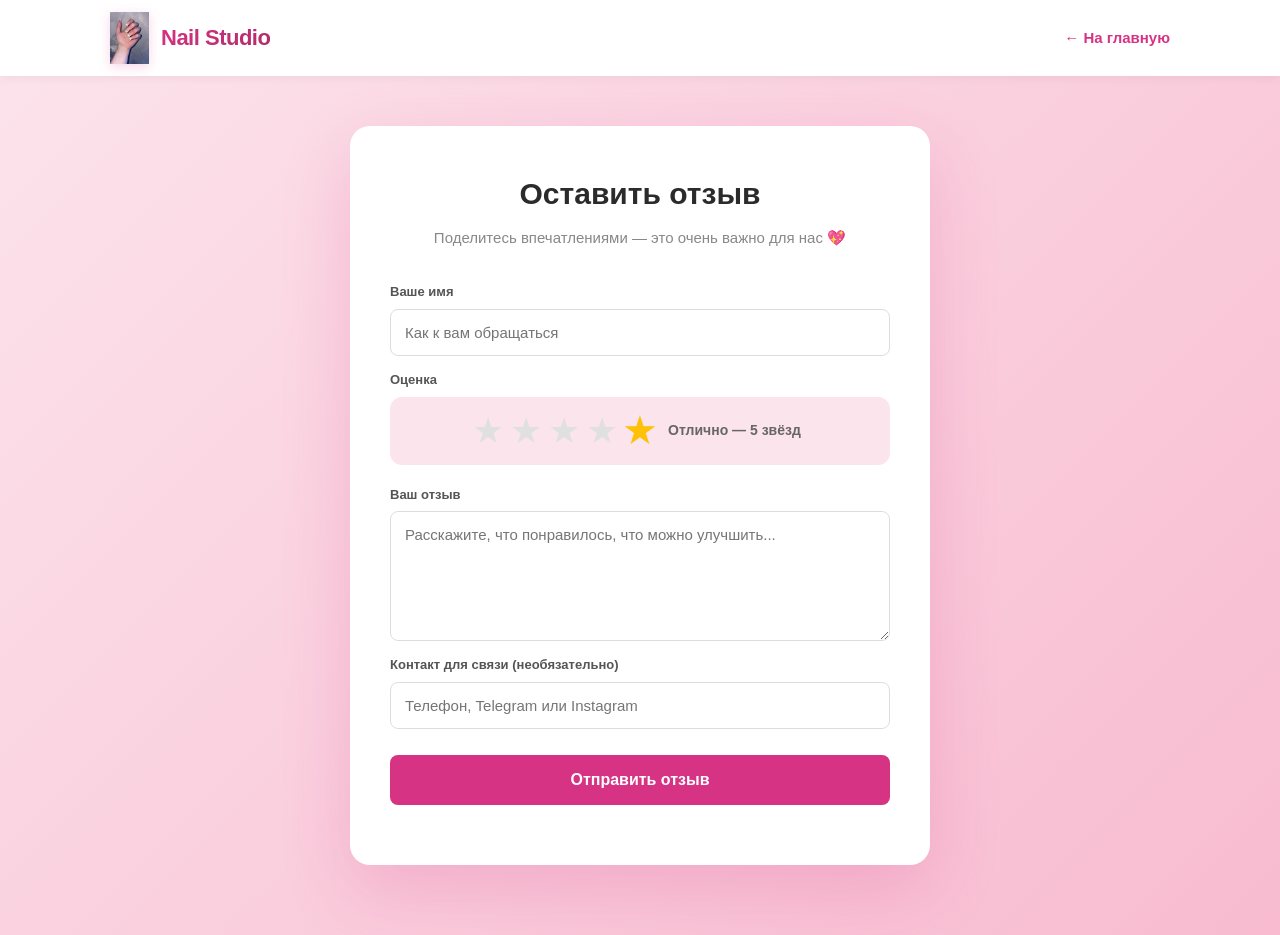
<file: review.html>
<!DOCTYPE html>
<html lang="ru">
<head>
<meta charset="UTF-8">
<meta name="viewport" content="width=device-width, initial-scale=1.0">
<title>Оставить отзыв — Nail Studio</title>
<style>
* { box-sizing: border-box; margin: 0; padding: 0; }
body { font-family: 'Segoe UI', Roboto, sans-serif; color: #2b2b2b; line-height: 1.6; background: linear-gradient(135deg, #fce4ec 0%, #f8bbd0 100%); min-height: 100vh; }
.container { max-width: 1100px; margin: 0 auto; padding: 0 20px; }

.header { background: #fff; box-shadow: 0 2px 10px rgba(0,0,0,0.05); }
.header__inner { display: flex; align-items: center; justify-content: space-between; padding: 12px 20px; }
.logo { display: flex; align-items: center; gap: 12px; text-decoration: none; color: #2b2b2b; }
.logo__img { height: 52px; width: auto; max-width: 160px; object-fit: contain; display: block; filter: drop-shadow(0 3px 6px rgba(214, 51, 132, 0.2)); }
.logo__text { font-size: 22px; font-weight: 700; background: linear-gradient(135deg, #d63384, #b02a6b); -webkit-background-clip: text; -webkit-text-fill-color: transparent; background-clip: text; letter-spacing: -0.5px; }
.back-link { color: #d63384; text-decoration: none; font-weight: 600; font-size: 15px; }
.back-link:hover { opacity: 0.7; }

.btn { display: inline-block; padding: 12px 24px; border-radius: 8px; text-decoration: none; font-weight: 600; border: none; cursor: pointer; transition: 0.2s; font-size: 15px; }
.btn--primary { background: #d63384; color: #fff; }
.btn--primary:hover { background: #b02a6b; }

.review-page { padding: 50px 0 70px; }
.review-card { max-width: 580px; margin: 0 auto; background: #fff; border-radius: 20px; padding: 44px 40px; box-shadow: 0 25px 70px rgba(214, 51, 132, 0.2); }
.review-card h1 { font-size: 30px; text-align: center; margin-bottom: 8px; color: #2b2b2b; }
.review-card__subtitle { text-align: center; color: #888; font-size: 15px; margin-bottom: 32px; }

.form { display: flex; flex-direction: column; gap: 14px; }
.form input, .form textarea { padding: 14px; border: 1px solid #ddd; border-radius: 8px; font-size: 15px; font-family: inherit; width: 100%; }
.form textarea { min-height: 130px; resize: vertical; }
.form input:focus, .form textarea:focus { outline: none; border-color: #d63384; }
.form label { font-size: 13px; font-weight: 600; color: #555; margin-bottom: -8px; display: block; }
.form__submit { margin-top: 12px; padding: 16px; font-size: 16px; }
.form-message { text-align: center; margin-top: 16px; font-weight: 600; }
.form-message.error { color: #c62828; }

/* === РЕЙТИНГ ЗВЁЗДАМИ === */
.rating-wrap {
    display: flex;
    align-items: center;
    justify-content: center;
    gap: 12px;
    padding: 16px;
    background: #fce4ec;
    border-radius: 12px;
    margin-bottom: 6px;
}
.rating {
    display: flex;
    gap: 6px;
    cursor: pointer;
    user-select: none;
}
.rating span {
    font-size: 36px;
    color: #e0e0e0;
    transition: color 0.15s, transform 0.15s;
    line-height: 1;
}
.rating span.active,
.rating span.hover {
    color: #ffc107;
    transform: scale(1.1);
}
.rating-label {
    font-size: 14px;
    color: #666;
    font-weight: 600;
    min-width: 140px;
}

@media (max-width: 600px) {
    .review-card { padding: 30px 22px; border-radius: 16px; }
    .review-card h1 { font-size: 24px; }
    .logo__img { height: 40px; }
    .logo__text { font-size: 18px; }
    .rating span { font-size: 32px; }
    .rating-wrap { flex-direction: column; gap: 8px; }
    .rating-label { min-width: auto; }
}
</style>
</head>
<body>

<header class="header">
    <div class="container header__inner">
        <a href="index.html" class="logo">
            <img src="images/logo.png" alt="Nail Studio" class="logo__img">
            <span class="logo__text">Nail Studio</span>
        </a>
        <a href="index.html" class="back-link">← На главную</a>
    </div>
</header>

<section class="review-page">
    <div class="container">
        <div class="review-card">
            <h1>Оставить отзыв</h1>
            <p class="review-card__subtitle">Поделитесь впечатлениями — это очень важно для нас 💖</p>

            <form id="reviewForm" class="form">

                <label for="nameInput">Ваше имя</label>
                <input type="text" id="nameInput" name="name" placeholder="Как к вам обращаться" required>

                <label>Оценка</label>
                <div class="rating-wrap">
                    <div class="rating" id="rating">
                        <span data-value="1">★</span>
                        <span data-value="2">★</span>
                        <span data-value="3">★</span>
                        <span data-value="4">★</span>
                        <span data-value="5" class="active">★</span>
                    </div>
                    <div class="rating-label" id="ratingLabel">Отлично — 5 звёзд</div>
                </div>
                <input type="hidden" name="rating" id="ratingValue" value="5">

                <label for="textInput">Ваш отзыв</label>
                <textarea id="textInput" name="text" placeholder="Расскажите, что понравилось, что можно улучшить..." required></textarea>

                <label for="contactInput">Контакт для связи (необязательно)</label>
                <input type="text" id="contactInput" name="contact" placeholder="Телефон, Telegram или Instagram">

                <button type="submit" class="btn btn--primary form__submit">Отправить отзыв</button>
            </form>
            <div id="formMessage" class="form-message"></div>
        </div>
    </div>
</section>

<script>
document.addEventListener('DOMContentLoaded', () => {
    // ⚠️ ЗАМЕНИ НА СВОЙ КОД ИЗ FORMSPREE
    // Можно использовать тот же endpoint, что и в booking.html,
    // или создать отдельную форму на formspree.io
    const FORMSPREE_URL = 'https://formspree.io/f/xwlpakbj';

    const form = document.getElementById('reviewForm');
    const msg = document.getElementById('formMessage');
    const rating = document.getElementById('rating');
    const ratingLabel = document.getElementById('ratingLabel');
    const ratingValue = document.getElementById('ratingValue');

    const stars = rating.querySelectorAll('span');

    const labels = {
        1: 'Плохо — 1 звезда',
        2: 'Так себе — 2 звезды',
        3: 'Нормально — 3 звезды',
        4: 'Хорошо — 4 звезды',
        5: 'Отлично — 5 звёзд'
    };

    function setRating(value) {
        ratingValue.value = value;
        stars.forEach(star => {
            const starValue = parseInt(star.dataset.value);
            star.classList.toggle('active', starValue <= value);
        });
        ratingLabel.textContent = labels[value];
    }

    // Клик по звезде
    stars.forEach(star => {
        star.addEventListener('click', () => {
            setRating(parseInt(star.dataset.value));
        });

        // Наведение — подсветка
        star.addEventListener('mouseenter', () => {
            const hoverValue = parseInt(star.dataset.value);
            stars.forEach(s => {
                const v = parseInt(s.dataset.value);
                s.classList.toggle('hover', v <= hoverValue);
            });
        });
    });

    // Убираем подсветку при уходе мыши
    rating.addEventListener('mouseleave', () => {
        stars.forEach(s => s.classList.remove('hover'));
    });

    form.addEventListener('submit', async (e) => {
        e.preventDefault();

        const formData = new FormData(form);
        // Тема письма для удобства фильтрации в почте
        formData.append('_subject', 'Новый отзыв с сайта Nail Studio');

        try {
            const response = await fetch(FORMSPREE_URL, {
                method: 'POST',
                body: formData,
                headers: { 'Accept': 'application/json' }
            });

            if (response.ok) {
                window.location.href = 'review-thanks.html';
            } else {
                msg.textContent = 'Ошибка отправки. Попробуйте ещё раз.';
                msg.className = 'form-message error';
            }
        } catch (err) {
            msg.textContent = 'Ошибка соединения. Попробуйте ещё раз.';
            msg.className = 'form-message error';
            console.error(err);
        }
    });
});
</script>
</body>
</html>
</file>
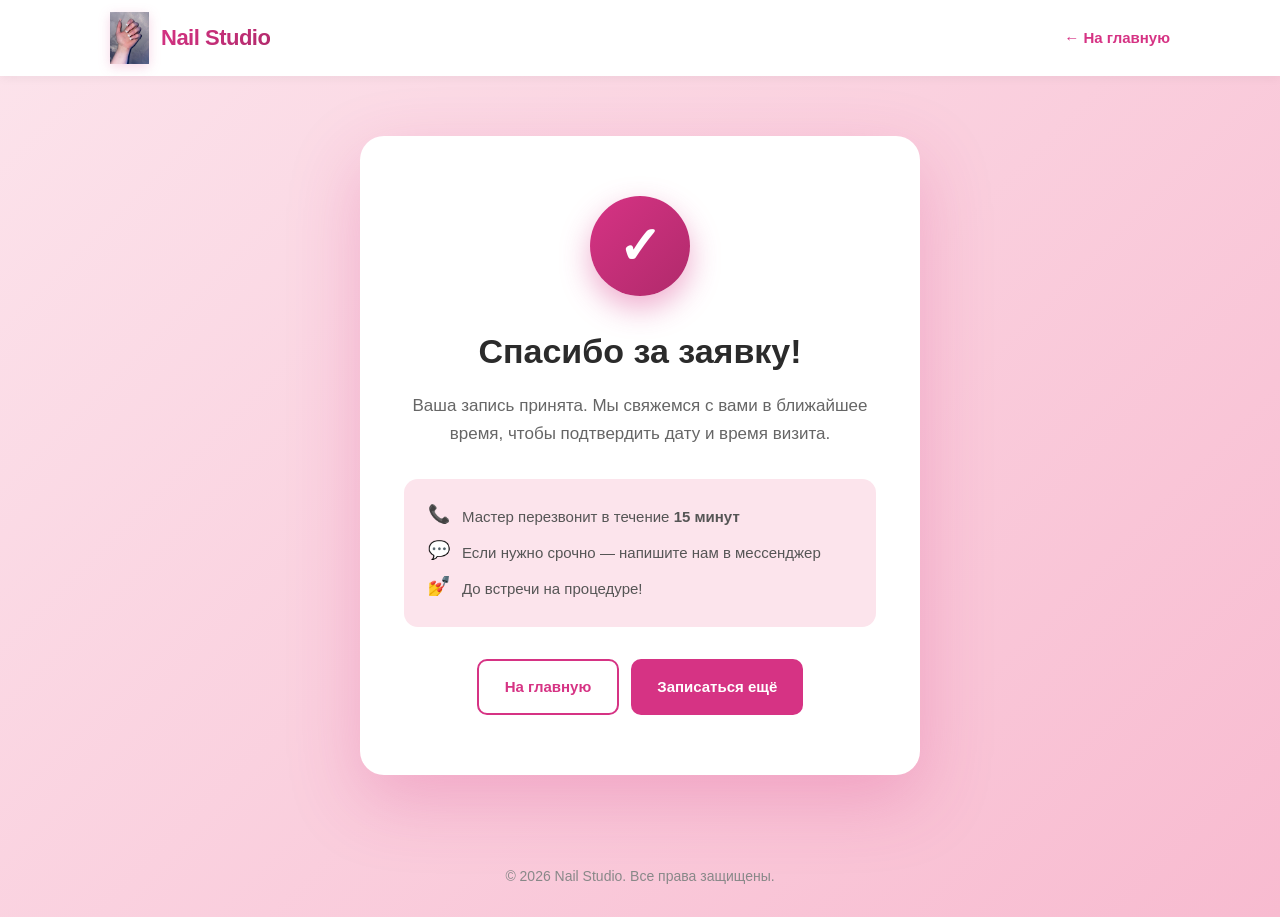
<file: thanks.html>
<!DOCTYPE html>
<html lang="ru">
<head>
<meta charset="UTF-8">
<meta name="viewport" content="width=device-width, initial-scale=1.0">
<title>Спасибо за заявку! — Nail Studio</title>
<style>
* { box-sizing: border-box; margin: 0; padding: 0; }
body { font-family: 'Segoe UI', Roboto, sans-serif; color: #2b2b2b; line-height: 1.6; background: linear-gradient(135deg, #fce4ec 0%, #f8bbd0 100%); min-height: 100vh; display: flex; flex-direction: column; }
.container { max-width: 1100px; margin: 0 auto; padding: 0 20px; }

.header { background: #fff; box-shadow: 0 2px 10px rgba(0,0,0,0.05); }
.header__inner { display: flex; align-items: center; justify-content: space-between; padding: 12px 20px; }
.logo { display: flex; align-items: center; gap: 12px; text-decoration: none; color: #2b2b2b; }
.logo__img { height: 52px; width: auto; max-width: 160px; object-fit: contain; display: block; filter: drop-shadow(0 3px 6px rgba(214, 51, 132, 0.2)); }
.logo__text { font-size: 22px; font-weight: 700; background: linear-gradient(135deg, #d63384, #b02a6b); -webkit-background-clip: text; -webkit-text-fill-color: transparent; background-clip: text; letter-spacing: -0.5px; }
.back-link { color: #d63384; text-decoration: none; font-weight: 600; font-size: 15px; }
.back-link:hover { opacity: 0.7; }

.btn { display: inline-flex; align-items: center; justify-content: center; gap: 8px; padding: 14px 26px; border-radius: 10px; text-decoration: none; font-weight: 600; font-size: 15px; border: none; cursor: pointer; transition: all 0.2s; }
.btn--primary { background: #d63384; color: #fff; }
.btn--primary:hover { background: #b02a6b; transform: translateY(-2px); box-shadow: 0 10px 25px rgba(214, 51, 132, 0.35); }
.btn--ghost { background: #fff; color: #d63384; border: 2px solid #d63384; }
.btn--ghost:hover { background: #fce4ec; }

.thanks-page { flex: 1; display: flex; align-items: center; justify-content: center; padding: 60px 20px; }
.thanks-card { max-width: 560px; width: 100%; background: #fff; border-radius: 24px; padding: 60px 44px; box-shadow: 0 25px 70px rgba(214, 51, 132, 0.25); text-align: center; animation: cardIn 0.5s ease; }
@keyframes cardIn { from { opacity: 0; transform: translateY(30px) scale(0.97); } to { opacity: 1; transform: translateY(0) scale(1); } }

.thanks-icon { width: 100px; height: 100px; border-radius: 50%; background: linear-gradient(135deg, #d63384, #b02a6b); color: #fff; font-size: 52px; font-weight: bold; line-height: 100px; margin: 0 auto 28px; box-shadow: 0 12px 30px rgba(214, 51, 132, 0.4); animation: pulse 2s infinite; }
@keyframes pulse { 0%, 100% { transform: scale(1); } 50% { transform: scale(1.05); } }

.thanks-card h1 { font-size: 34px; color: #2b2b2b; margin-bottom: 14px; }
.thanks-card__subtitle { font-size: 17px; color: #666; margin-bottom: 32px; line-height: 1.6; }

.thanks-info { background: #fce4ec; border-radius: 14px; padding: 20px 24px; margin-bottom: 32px; text-align: left; }
.thanks-info__item { display: flex; gap: 12px; align-items: flex-start; font-size: 15px; color: #555; padding: 6px 0; }
.thanks-info__item span:first-child { font-size: 18px; line-height: 1; }

.thanks-actions { display: flex; gap: 12px; justify-content: center; flex-wrap: wrap; }
.thanks-footer { text-align: center; padding: 30px 20px; font-size: 14px; color: #888; }

@media (max-width: 600px) {
    .thanks-card { padding: 44px 26px; border-radius: 20px; }
    .thanks-card h1 { font-size: 26px; }
    .thanks-card__subtitle { font-size: 15px; }
    .thanks-icon { width: 80px; height: 80px; font-size: 42px; line-height: 80px; }
    .logo__img { height: 40px; }
    .logo__text { font-size: 18px; }
}
</style>
</head>
<body>

<header class="header">
    <div class="container header__inner">
        <a href="index.html" class="logo">
            <img src="images/logo.png" alt="Nail Studio" class="logo__img">
            <span class="logo__text">Nail Studio</span>
        </a>
        <a href="index.html" class="back-link">← На главную</a>
    </div>
</header>

<section class="thanks-page">
    <div class="thanks-card">
        <div class="thanks-icon">✓</div>
        <h1>Спасибо за заявку!</h1>
        <p class="thanks-card__subtitle">
            Ваша запись принята. Мы свяжемся с вами в ближайшее время,
            чтобы подтвердить дату и время визита.
        </p>
        <div class="thanks-info">
            <div class="thanks-info__item"><span>📞</span><span>Мастер перезвонит в течение <strong>15 минут</strong></span></div>
            <div class="thanks-info__item"><span>💬</span><span>Если нужно срочно — напишите нам в мессенджер</span></div>
            <div class="thanks-info__item"><span>💅</span><span>До встречи на процедуре!</span></div>
        </div>
        <div class="thanks-actions">
            <a href="index.html" class="btn btn--ghost">На главную</a>
            <a href="booking.html" class="btn btn--primary">Записаться ещё</a>
        </div>
    </div>
</section>

<footer class="thanks-footer">
    © 2026 Nail Studio. Все права защищены.
</footer>

</body>
</html>
</file>
